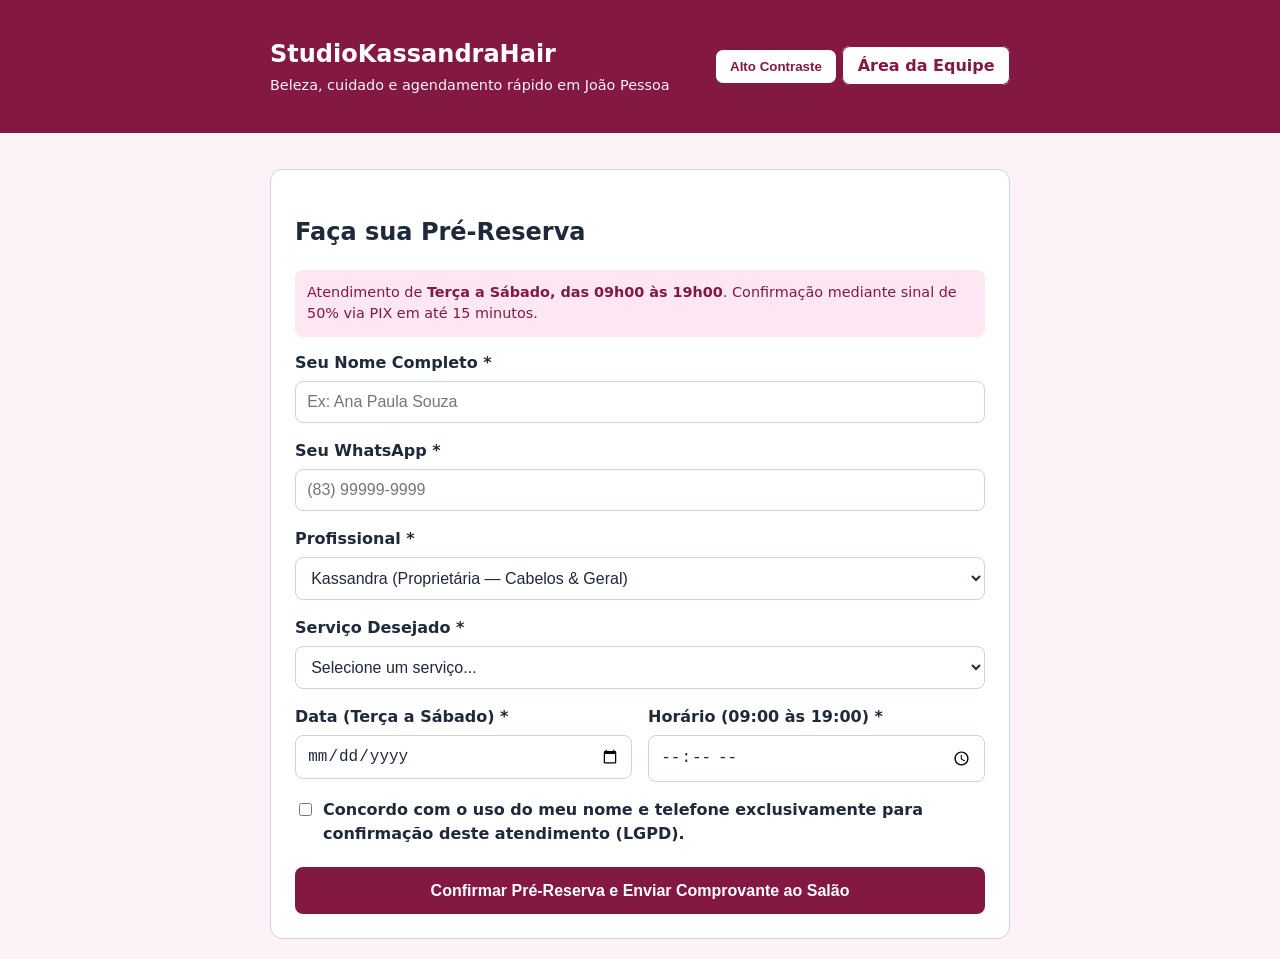
<file: index.html>
<!DOCTYPE html>
<html lang="pt-BR">
<head>
  <meta charset="UTF-8" />
  <meta name="viewport" content="width=device-width, initial-scale=1.0" />
  <title>StudioKassandraHair | Agendamento Online</title>
  <link rel="stylesheet" href="style.css" />
</head>
<body>
  <header class="topo">
    <div class="container header-flex">
      <div>
        <h1>StudioKassandraHair</h1>
        <p class="subtitulo">Beleza, cuidado e agendamento rápido em João Pessoa</p>
      </div>
      <div class="acoes-topo">
        <button id="btn-contraste" type="button" class="btn-secundario" aria-pressed="false">
          Alto Contraste
        </button>
        <a href="gestao.html" class="btn-secundario" style="text-decoration:none;">
          Área da Equipe
        </a>
      </div>
    </div>
  </header>

  <main class="container">
    <section class="card" aria-labelledby="titulo-agendamento">
      <h2 id="titulo-agendamento">Faça sua Pré-Reserva</h2>
      <p class="aviso-horario">
        Atendimento de <strong>Terça a Sábado, das 09h00 às 19h00</strong>. Confirmação mediante sinal de 50% via PIX em até 15 minutos.
      </p>

      <form id="form-reserva">
        <div class="form-group">
          <label for="cliente-nome">Seu Nome Completo *</label>
          <input type="text" id="cliente-nome" required placeholder="Ex: Ana Paula Souza" />
        </div>

        <div class="form-group">
          <label for="cliente-telefone">Seu WhatsApp *</label>
          <input type="tel" id="cliente-telefone" required placeholder="(83) 99999-9999" />
        </div>

        <div class="form-group">
          <label for="profissional">Profissional *</label>
          <select id="profissional" required></select>
        </div>

        <div class="form-group">
          <label for="servico">Serviço Desejado *</label>
          <select id="servico" required>
            <option value="" data-valor="0" data-duracao="0">Selecione um serviço...</option>
            <option value="Escova Modelada" data-valor="60" data-duracao="60">Escova Modelada — R$ 60,00 (60 min)</option>
            <option value="Hidratação + Escova" data-valor="90" data-duracao="90">Hidratação + Escova — R$ 90,00 (90 min)</option>
            <option value="Corte Feminino" data-valor="70" data-duracao="60">Corte Feminino — R$ 70,00 (60 min)</option>
            <option value="Progressiva / Alinhamento" data-valor="180" data-duracao="180">Progressiva / Alinhamento — R$ 180,00 (180 min)</option>
            <option value="Tranças / Penteado" data-valor="140" data-duracao="150">Tranças / Penteado — R$ 140,00 (150 min)</option>
          </select>
        </div>

        <div class="grid-2">
          <div class="form-group">
            <label for="data-reserva">Data (Terça a Sábado) *</label>
            <input type="date" id="data-reserva" required />
          </div>

          <div class="form-group">
            <label for="hora-reserva">Horário (09:00 às 19:00) *</label>
            <input type="time" id="hora-reserva" min="09:00" max="19:00" required />
          </div>
        </div>

        <!-- RESUMO FINANCEIRO E PIX -->
        <div id="box-resumo" class="resumo-pix hidden" aria-live="polite">
          <p><strong>Valor Total:</strong> <span id="txt-total">R$ 0,00</span></p>
          <p><strong>Sinal Obrigatório (50%):</strong> <span id="txt-sinal">R$ 0,00</span></p>
          <p><strong>Duração Estimada:</strong> <span id="txt-duracao">0 min</span></p>

          <div class="pix-box">
            <label for="chave-pix">Chave PIX (Celular):</label>
            <div class="pix-row">
              <input type="text" id="chave-pix" value="83987547799" readonly />
              <button type="button" id="btn-copiar-pix" class="btn-secundario">Copiar PIX</button>
            </div>
            <small id="feedback-pix" class="feedback-ok"></small>
          </div>
        </div>

        <div class="form-group checkbox-lgpd">
          <input type="checkbox" id="aceite-lgpd" required />
          <label for="aceite-lgpd">
            Concordo com o uso do meu nome e telefone exclusivamente para confirmação deste atendimento (LGPD).
          </label>
        </div>

        <p id="erro-horario" class="erro-msg hidden" role="alert"></p>

        <button type="submit" class="btn-primario">
          Confirmar Pré-Reserva e Enviar Comprovante ao Salão
        </button>
      </form>
    </section>

    <!-- CARTÃO DE COMPROVANTE INSTANTÂNEO NA TELA DA CLIENTE -->
    <section id="sec-comprovante" class="card hidden" aria-live="polite" style="border: 2px solid #16a34a;">
      <h2 style="color: #166534; margin-top: 0;">Pré-Reserva Registrada com Sucesso!</h2>
      <p>Guarde os detalhes do seu agendamento abaixo ou envie uma cópia para o seu próprio WhatsApp:</p>
      
      <div id="detalhes-comprovante" style="background: #f8fafc; padding: 1rem; border-radius: 8px; margin-bottom: 1rem; border: 1px solid #cbd5e1;"></div>

      <div style="display: flex; flex-direction: column; gap: 0.75rem;">
        <a id="link-whatsapp-cliente" href="#" target="_blank" rel="noopener noreferrer" class="btn-primario" style="background: #16a34a; text-align: center; text-decoration: none;">
          Salvar Comprovante / Enviar para mim mesma no WhatsApp
        </a>
        <button type="button" id="btn-novo-agendamento" class="btn-secundario">
          Fazer Outro Agendamento
        </button>
      </div>
    </section>
  </main>

  <script src="script.js"></script>
</body>
</html>
</file>
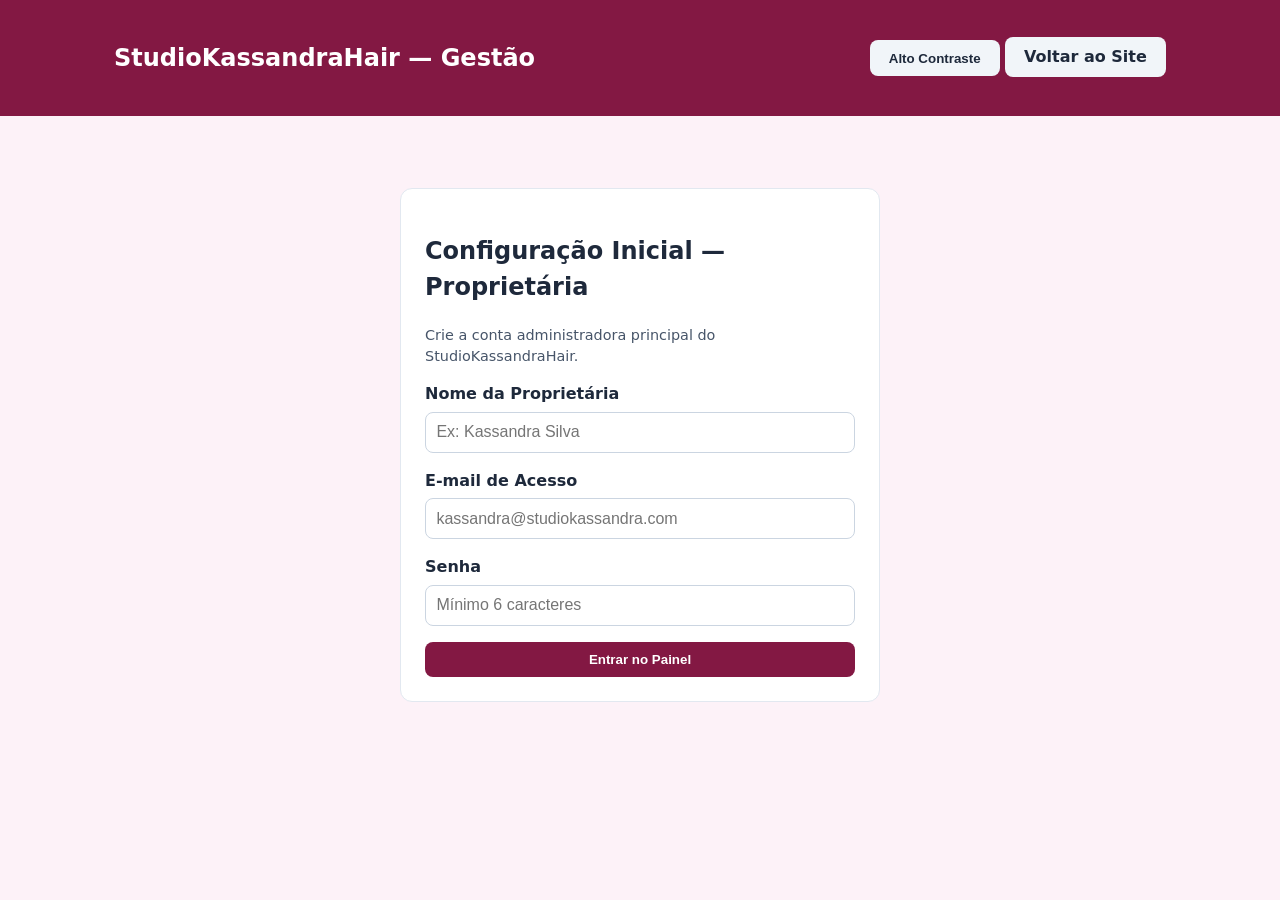
<file: gestao.html>
<!DOCTYPE html>
<html lang="pt-BR">
<head>
  <meta charset="UTF-8" />
  <meta name="viewport" content="width=device-width, initial-scale=1.0" />
  <title>Portal de Gestão | StudioKassandraHair</title>
  <link rel="stylesheet" href="style.css" />
  <style>
    .painel-container { max-width: 1100px; margin: 2rem auto; padding: 1.5rem; }
    .tabs { display: flex; gap: 0.75rem; flex-wrap: wrap; margin-bottom: 1.5rem; border-bottom: 2px solid #e2e8f0; padding-bottom: 0.75rem; }
    .tab-btn { padding: 0.65rem 1.2rem; border: none; border-radius: 8px; cursor: pointer; font-weight: 600; background: #f1f5f9; color: #1e293b; }
    .tab-btn.active { background: #831843; color: #ffffff; }
    .card-grid { display: grid; grid-template-columns: repeat(auto-fit, minmax(220px, 1fr)); gap: 1rem; margin-bottom: 1.5rem; }
    .metric-card { background: #ffffff; border: 1px solid #e2e8f0; border-radius: 12px; padding: 1.25rem; box-shadow: 0 2px 6px rgba(0,0,0,0.04); }
    .metric-card h3 { font-size: 0.9rem; color: #64748b; margin-bottom: 0.4rem; }
    .metric-card p { font-size: 1.6rem; font-weight: 700; color: #0f172a; margin: 0; }
    .tabela-agenda { width: 100%; border-collapse: collapse; background: #fff; border-radius: 10px; overflow: hidden; }
    .tabela-agenda th, .tabela-agenda td { padding: 0.85rem; text-align: left; border-bottom: 1px solid #e2e8f0; font-size: 0.95rem; }
    .badge { padding: 0.25rem 0.6rem; border-radius: 999px; font-size: 0.8rem; font-weight: 600; }
    .badge-pendente { background: #fef3c7; color: #92400e; }
    .badge-confirmado { background: #dbeafe; color: #1e40af; }
    .badge-finalizado { background: #dcfce7; color: #166534; }
    .badge-cancelado { background: #fee2e2; color: #991b1b; }
    .hidden { display: none !important; }
    .form-box { background: #fff; padding: 1.5rem; border-radius: 12px; border: 1px solid #e2e8f0; max-width: 480px; margin: 1rem auto; }
    .form-group { margin-bottom: 1rem; }
    .form-group label { display: block; font-weight: 600; margin-bottom: 0.35rem; }
    .form-group input, .form-group select { width: 100%; padding: 0.65rem; border: 1px solid #cbd5e1; border-radius: 8px; }
    .btn-acao { padding: 0.45rem 0.8rem; border: none; border-radius: 6px; cursor: pointer; font-weight: 600; margin-right: 0.3rem; }
    .btn-confirmar { background: #2563eb; color: #fff; }
    .btn-finalizar { background: #16a34a; color: #fff; }
    .btn-cancelar { background: #dc2626; color: #fff; }
  </style>
</head>
<body>
  <header class="topo">
    <div class="painel-container" style="margin:0 auto; display:flex; justify-content:space-between; align-items:center;">
      <h1>StudioKassandraHair — Gestão</h1>
      <div>
        <button id="btn-contraste" class="tab-btn" type="button">Alto Contraste</button>
        <a href="index.html" class="tab-btn" style="text-decoration:none;">Voltar ao Site</a>
      </div>
    </div>
  </header>

  <main class="painel-container">
    <!-- TELA 1: LOGIN / PRIMEIRO ACESSO DA PROPRIETÁRIA -->
    <section id="sec-auth" class="form-box">
      <h2 id="auth-titulo">Acesso da Equipe</h2>
      <p id="auth-subtitulo" style="color:#475569; font-size:0.9rem;">Entre com seu e-mail e senha cadastrados.</p>
      <form id="form-auth">
        <div id="campo-nome-setup" class="form-group hidden">
          <label for="auth-nome">Nome da Proprietária</label>
          <input type="text" id="auth-nome" placeholder="Ex: Kassandra Silva" />
        </div>
        <div class="form-group">
          <label for="auth-email">E-mail de Acesso</label>
          <input type="email" id="auth-email" required placeholder="kassandra@studiokassandra.com" />
        </div>
        <div class="form-group">
          <label for="auth-senha">Senha</label>
          <input type="password" id="auth-senha" required minlength="6" placeholder="Mínimo 6 caracteres" />
        </div>
        <button type="submit" class="tab-btn active" style="width:100%;">Entrar no Painel</button>
      </form>
    </section>

    <!-- ÁREA LOGADA -->
    <section id="sec-painel" class="hidden">
      <div style="display:flex; justify-content:space-between; align-items:center; flex-wrap:wrap; margin-bottom:1rem;">
        <div>
          <strong id="usuario-logado-nome"></strong>
          <span id="usuario-logado-perfil" class="badge badge-confirmado"></span>
        </div>
        <button id="btn-sair" class="btn-acao btn-cancelar" type="button">Sair</button>
      </div>

      <!-- NAVEGAÇÃO ENTRE TELAS -->
      <nav class="tabs" aria-label="Menu de Gestão">
        <button class="tab-btn active" data-tab="tab-agenda">Agendamentos & Finalização</button>
        <button class="tab-btn" data-tab="tab-resumo">Resumo Mensal de Produtividade</button>
        <button class="tab-btn" id="nav-equipe" data-tab="tab-equipe">Cadastrar Parceiros</button>
      </nav>

      <!-- TELA 2: AGENDAMENTOS POR PROFISSIONAL + CONFIRMAÇÃO E FINALIZAÇÃO -->
      <div id="tab-agenda" class="tab-content">
        <div style="display:flex; gap:1rem; flex-wrap:wrap; margin-bottom:1rem; align-items:end;">
          <div class="form-group" style="margin:0; min-width:220px;">
            <label for="filtro-profissional">Filtrar por Profissional</label>
            <select id="filtro-profissional"></select>
          </div>
          <div class="form-group" style="margin:0; min-width:180px;">
            <label for="filtro-status">Status do Serviço</label>
            <select id="filtro-status">
              <option value="todos">Todos</option>
              <option value="Aguardando Sinal">Aguardando Sinal (PIX)</option>
              <option value="Confirmado">Confirmado</option>
              <option value="Finalizado">Finalizado</option>
              <option value="Cancelado">Cancelado / No-Show</option>
            </select>
          </div>
        </div>

        <div style="overflow-x:auto;">
          <table class="tabela-agenda">
            <thead>
              <tr>
                <th>Data / Hora</th>
                <th>Cliente</th>
                <th>Profissional</th>
                <th>Serviço (Duração)</th>
                <th>Valor / Sinal</th>
                <th>Status</th>
                <th>Ações</th>
              </tr>
            </thead>
            <tbody id="lista-agendamentos"></tbody>
          </table>
        </div>
      </div>

      <!-- TELA 3: RESUMO MENSAL DE PRODUTIVIDADE -->
      <div id="tab-resumo" class="tab-content hidden">
        <div style="display:flex; gap:1rem; flex-wrap:wrap; margin-bottom:1.25rem;">
          <div class="form-group" style="margin:0;">
            <label for="resumo-mes">Mês de Referência</label>
            <input type="month" id="resumo-mes" />
          </div>
          <div class="form-group" style="margin:0; min-width:220px;">
            <label for="resumo-profissional">Profissional</label>
            <select id="resumo-profissional"></select>
          </div>
        </div>

        <div class="card-grid">
          <div class="metric-card">
            <h3>Atendimentos Finalizados</h3>
            <p id="kpi-finalizados">0</p>
          </div>
          <div class="metric-card">
            <h3>Faturamento Concluído</h3>
            <p id="kpi-faturamento">R$ 0,00</p>
          </div>
          <div class="metric-card">
            <h3>Horas Trabalhadas</h3>
            <p id="kpi-horas">0h 00min</p>
          </div>
          <div class="metric-card">
            <h3>Taxa de Comparecimento</h3>
            <p id="kpi-comparecimento">0%</p>
          </div>
        </div>

        <h3>Desempenho Detalhado por Profissional no Mês</h3>
        <div style="overflow-x:auto;">
          <table class="tabela-agenda">
            <thead>
              <tr>
                <th>Profissional</th>
                <th>Função</th>
                <th>Concluídos</th>
                <th>Horas Dedicadas</th>
                <th>Receita Gerada</th>
              </tr>
            </thead>
            <tbody id="tabela-produtividade-equipe"></tbody>
          </table>
        </div>
      </div>

      <!-- TELA 4: CADASTRO DE USUÁRIOS (PROPRIETÁRIA E PARCEIROS) -->
      <div id="tab-equipe" class="tab-content hidden">
        <div class="form-box" style="margin:0 0 1.5rem 0;">
          <h3>Cadastrar Novo Profissional / Parceiro</h3>
          <form id="form-novo-usuario">
            <div class="form-group">
              <label for="novo-nome">Nome Completo</label>
              <input type="text" id="novo-nome" required placeholder="Ex: Mariana Costa" />
            </div>
            <div class="form-group">
              <label for="novo-especialidade">Especialidade</label>
              <input type="text" id="novo-especialidade" required placeholder="Ex: Tranças, Manicure, Escova" />
            </div>
            <div class="form-group">
              <label for="novo-perfil">Perfil de Acesso</label>
              <select id="novo-perfil">
                <option value="parceiro">Parceiro(a) — Vê apenas sua própria agenda</option>
                <option value="proprietaria">Proprietária — Acesso total e gestão de equipe</option>
              </select>
            </div>
            <div class="form-group">
              <label for="novo-email">E-mail de Login</label>
              <input type="email" id="novo-email" required />
            </div>
            <div class="form-group">
              <label for="novo-senha">Senha Inicial</label>
              <input type="password" id="novo-senha" required minlength="6" />
            </div>
            <button type="submit" class="tab-btn active">Salvar Usuário</button>
          </form>
        </div>

        <h3>Equipe Cadastrada</h3>
        <table class="tabela-agenda">
          <thead>
            <tr>
              <th>Nome</th>
              <th>Especialidade</th>
              <th>Perfil</th>
              <th>E-mail</th>
            </tr>
          </thead>
          <tbody id="lista-usuarios"></tbody>
        </table>
      </div>
    </section>
  </main>

  <script src="gestao.js"></script>
</body>
</html>
</file>
<file: style.css>
:root {
  --bg: #fdf2f8;
  --surface: #ffffff;
  --text: #1e293b;
  --muted: #475569;
  --primary: #831843;
  --primary-hover: #9d174d;
  --border: #cbd5e1;
}

body.alto-contraste {
  --bg: #000000;
  --surface: #111111;
  --text: #ffff00;
  --muted: #ffffff;
  --primary: #ffff00;
  --primary-hover: #fde047;
  --border: #ffff00;
}

* { box-sizing: border-box; }
body {
  margin: 0;
  font-family: system-ui, -apple-system, sans-serif;
  background: var(--bg);
  color: var(--text);
  line-height: 1.5;
}

.container { max-width: 780px; margin: 0 auto; padding: 1.25rem; }
.topo { background: var(--primary); color: #ffffff; padding: 1rem 0; }
body.alto-contraste .topo { background: #000; border-bottom: 2px solid #ffff00; color: #ffff00; }
.header-flex { display: flex; justify-content: space-between; align-items: center; flex-wrap: wrap; gap: 1rem; }
.topo h1 { margin: 0; font-size: 1.5rem; }
.subtitulo { margin: 0.2rem 0 0; font-size: 0.9rem; opacity: 0.95; }

.card {
  background: var(--surface);
  border: 1px solid var(--border);
  border-radius: 12px;
  padding: 1.5rem;
  margin-top: 1rem;
}

.aviso-horario {
  background: #fce7f3;
  color: #831843;
  padding: 0.75rem;
  border-radius: 8px;
  font-size: 0.9rem;
}
body.alto-contraste .aviso-horario { background: #222; color: #ffff00; border: 1px solid #ffff00; }

.form-group { margin-bottom: 1rem; }
.form-group label { display: block; font-weight: 600; margin-bottom: 0.35rem; }
.form-group input, .form-group select {
  width: 100%;
  padding: 0.7rem;
  border: 1px solid var(--border);
  border-radius: 8px;
  font-size: 1rem;
  background: var(--surface);
  color: var(--text);
}

.grid-2 { display: grid; grid-template-columns: 1fr 1fr; gap: 1rem; }
@media (max-width: 600px) { .grid-2 { grid-template-columns: 1fr; } }

.resumo-pix {
  background: #f8fafc;
  border: 1px dashed var(--primary);
  border-radius: 10px;
  padding: 1rem;
  margin-bottom: 1rem;
}
body.alto-contraste .resumo-pix { background: #000; border: 2px solid #ffff00; }

.pix-row { display: flex; gap: 0.5rem; margin-top: 0.35rem; }
.checkbox-lgpd { display: flex; gap: 0.5rem; align-items: flex-start; }
.checkbox-lgpd input { width: auto; margin-top: 0.3rem; }

.btn-primario {
  width: 100%;
  padding: 0.9rem;
  background: var(--primary);
  color: #ffffff;
  border: none;
  border-radius: 8px;
  font-size: 1rem;
  font-weight: 700;
  cursor: pointer;
}
.btn-primario:hover { background: var(--primary-hover); }
body.alto-contraste .btn-primario { color: #000000; }

.btn-secundario {
  padding: 0.55rem 0.9rem;
  background: #ffffff;
  color: #831843;
  border: 1px solid #831843;
  border-radius: 8px;
  font-weight: 600;
  cursor: pointer;
}
body.alto-contraste .btn-secundario { background: #000; color: #ffff00; border-color: #ffff00; }

.erro-msg { color: #dc2626; font-weight: 600; }
.feedback-ok { color: #15803d; font-weight: 600; display: block; margin-top: 0.3rem; }
.hidden { display: none !important; }
</file>
